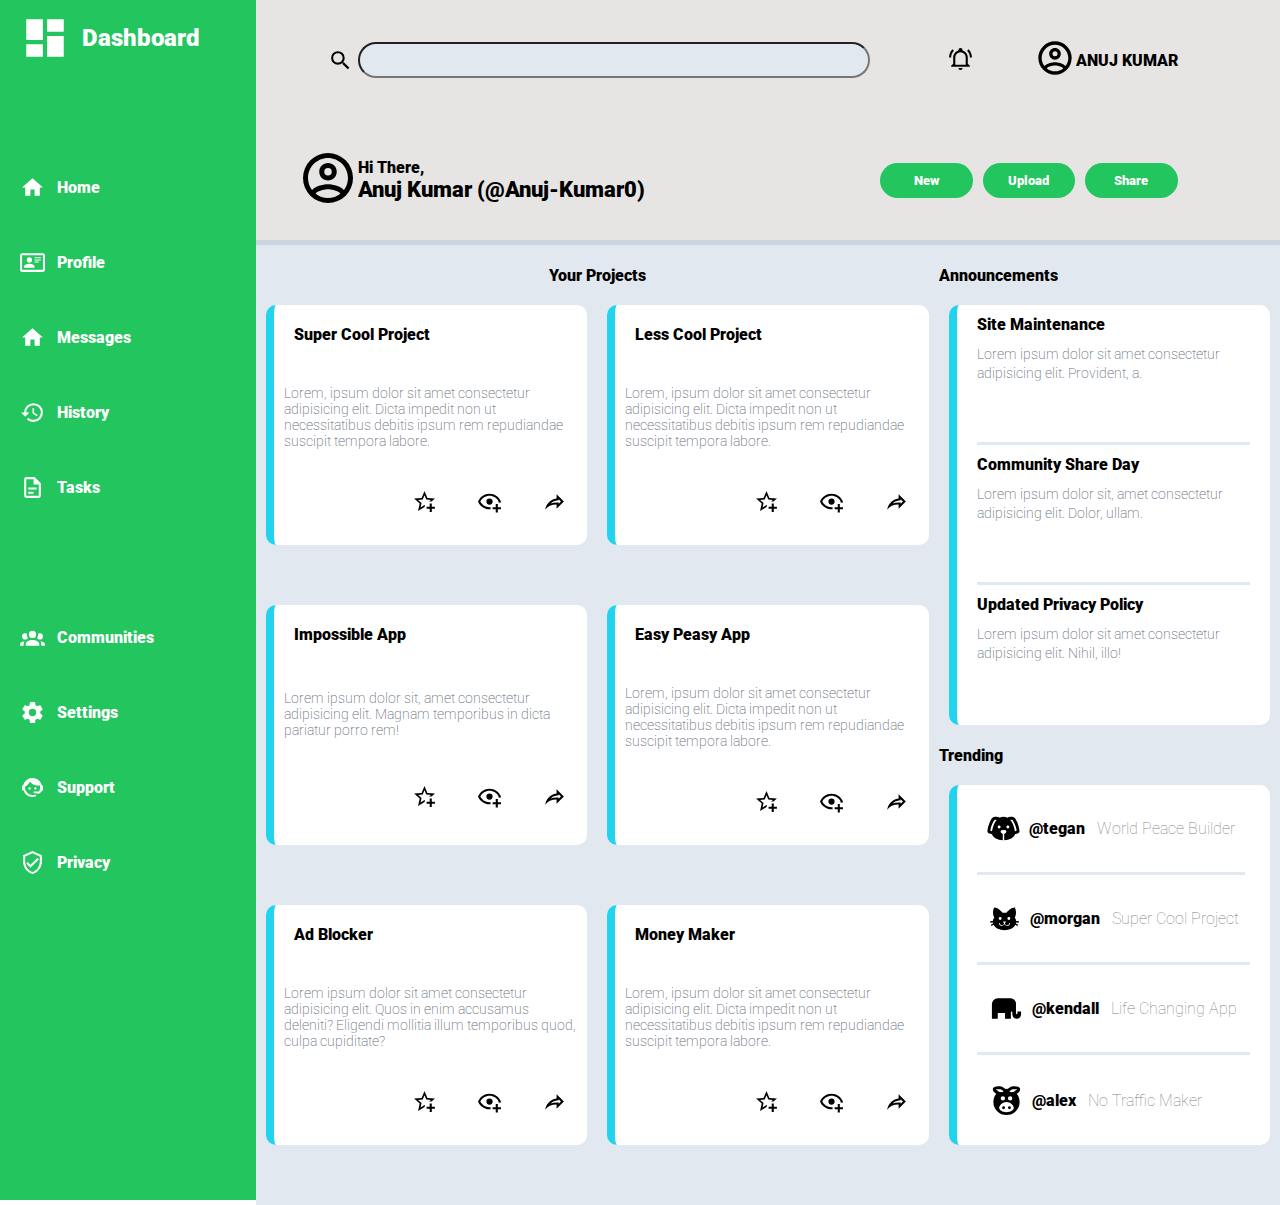
<file: index.html>
<!DOCTYPE html>
<html lang="en">
<head>
    <meta charset="UTF-8">
    <meta name="viewport" content="width=device-width, initial-scale=1.0">
    <title>Admin Dashboard</title>
</head>
<body>
    <div id="main-grid-container">
        <div id="sidebar">
            <div class="dashboard sidebar-icons">
            <svg xmlns="http://www.w3.org/2000/svg" viewBox="0 0 24 24" min-width="10" width="50" height="50"><title>Dashboard</title><path fill="#fff" d="M13,3V9H21V3M13,21H21V11H13M3,21H11V15H3M3,13H11V3H3V13Z" /></svg><span style="color: #fff;">&nbsp;&nbsp;Dashboard</span>
        </div>
        
        <div class="home">
            <a class="sidebar-icons" href="https://www.example.com"><svg xmlns="http://www.w3.org/2000/svg" viewBox="0 0 24 24" width="25" height="25"><title>Home</title><path path fill="#fff" d="M10,20V14H14V20H19V12H22L12,3L2,12H5V20H10Z" /></svg><span>&nbsp;&nbsp;&nbsp;Home</span></a>
        </div>

        <div class="profile">
            <a class="sidebar-icons" href="https://www.example.com"><svg xmlns="http://www.w3.org/2000/svg" viewBox="0 0 24 24" width="25" height="25"><title>Profile</title><path path fill="#fff" d="M22,3H2C0.91,3.04 0.04,3.91 0,5V19C0.04,20.09 0.91,20.96 2,21H22C23.09,20.96 23.96,20.09 24,19V5C23.96,3.91 23.09,3.04 22,3M22,19H2V5H22V19M14,17V15.75C14,14.09 10.66,13.25 9,13.25C7.34,13.25 4,14.09 4,15.75V17H14M9,7A2.5,2.5 0 0,0 6.5,9.5A2.5,2.5 0 0,0 9,12A2.5,2.5 0 0,0 11.5,9.5A2.5,2.5 0 0,0 9,7M14,7V8H20V7H14M14,9V10H20V9H14M14,11V12H18V11H14" /></svg><span>&nbsp;&nbsp;&nbsp;Profile</span></a>
        </div>

        <div class="messages">
            <a class="sidebar-icons" href="https://www.example.com"><svg xmlns="http://www.w3.org/2000/svg" viewBox="0 0 24 24" width="25" height="25"><title>Messages</title><path path fill="#fff" d="M10,20V14H14V20H19V12H22L12,3L2,12H5V20H10Z" /></svg><span>&nbsp;&nbsp;&nbsp;Messages</span></a>
        </div>

        <div class="history">
            <a class="sidebar-icons" href="https://www.example.com"><svg xmlns="http://www.w3.org/2000/svg" viewBox="0 0 24 24" width="25" height="25"><title>History</title><path path fill="#fff" d="M13.5,8H12V13L16.28,15.54L17,14.33L13.5,12.25V8M13,3A9,9 0 0,0 4,12H1L4.96,16.03L9,12H6A7,7 0 0,1 13,5A7,7 0 0,1 20,12A7,7 0 0,1 13,19C11.07,19 9.32,18.21 8.06,16.94L6.64,18.36C8.27,20 10.5,21 13,21A9,9 0 0,0 22,12A9,9 0 0,0 13,3" /></svg><span>&nbsp;&nbsp;&nbsp;History</span></a>
        </div>

        <div class="tasks">
            <a class="sidebar-icons" href="https://www.example.com"><svg xmlns="http://www.w3.org/2000/svg" viewBox="0 0 24 24" width="25" height="25"><title>Tasks</title><path path fill="#fff" d="M6,2A2,2 0 0,0 4,4V20A2,2 0 0,0 6,22H18A2,2 0 0,0 20,20V8L14,2H6M6,4H13V9H18V20H6V4M8,12V14H16V12H8M8,16V18H13V16H8Z" /></svg><span>&nbsp;&nbsp;&nbsp;Tasks</span></a>
        </div>

        <div class="communities">
            <a class="sidebar-icons" href="https://www.example.com"><svg xmlns="http://www.w3.org/2000/svg" viewBox="0 0 24 24" width="25" height="25"><title>Communities</title><path path fill="#fff" d="M12,5.5A3.5,3.5 0 0,1 15.5,9A3.5,3.5 0 0,1 12,12.5A3.5,3.5 0 0,1 8.5,9A3.5,3.5 0 0,1 12,5.5M5,8C5.56,8 6.08,8.15 6.53,8.42C6.38,9.85 6.8,11.27 7.66,12.38C7.16,13.34 6.16,14 5,14A3,3 0 0,1 2,11A3,3 0 0,1 5,8M19,8A3,3 0 0,1 22,11A3,3 0 0,1 19,14C17.84,14 16.84,13.34 16.34,12.38C17.2,11.27 17.62,9.85 17.47,8.42C17.92,8.15 18.44,8 19,8M5.5,18.25C5.5,16.18 8.41,14.5 12,14.5C15.59,14.5 18.5,16.18 18.5,18.25V20H5.5V18.25M0,20V18.5C0,17.11 1.89,15.94 4.45,15.6C3.86,16.28 3.5,17.22 3.5,18.25V20H0M24,20H20.5V18.25C20.5,17.22 20.14,16.28 19.55,15.6C22.11,15.94 24,17.11 24,18.5V20Z" /></svg><span>&nbsp;&nbsp;&nbsp;Communities</span></a>
        </div>

        <div class="settings">
            <a class="sidebar-icons" href="https://www.example.com"><svg xmlns="http://www.w3.org/2000/svg" viewBox="0 0 24 24" width="25" height="25"><title>Settings</title><path path fill="#fff" d="M12,15.5A3.5,3.5 0 0,1 8.5,12A3.5,3.5 0 0,1 12,8.5A3.5,3.5 0 0,1 15.5,12A3.5,3.5 0 0,1 12,15.5M19.43,12.97C19.47,12.65 19.5,12.33 19.5,12C19.5,11.67 19.47,11.34 19.43,11L21.54,9.37C21.73,9.22 21.78,8.95 21.66,8.73L19.66,5.27C19.54,5.05 19.27,4.96 19.05,5.05L16.56,6.05C16.04,5.66 15.5,5.32 14.87,5.07L14.5,2.42C14.46,2.18 14.25,2 14,2H10C9.75,2 9.54,2.18 9.5,2.42L9.13,5.07C8.5,5.32 7.96,5.66 7.44,6.05L4.95,5.05C4.73,4.96 4.46,5.05 4.34,5.27L2.34,8.73C2.21,8.95 2.27,9.22 2.46,9.37L4.57,11C4.53,11.34 4.5,11.67 4.5,12C4.5,12.33 4.53,12.65 4.57,12.97L2.46,14.63C2.27,14.78 2.21,15.05 2.34,15.27L4.34,18.73C4.46,18.95 4.73,19.03 4.95,18.95L7.44,17.94C7.96,18.34 8.5,18.68 9.13,18.93L9.5,21.58C9.54,21.82 9.75,22 10,22H14C14.25,22 14.46,21.82 14.5,21.58L14.87,18.93C15.5,18.67 16.04,18.34 16.56,17.94L19.05,18.95C19.27,19.03 19.54,18.95 19.66,18.73L21.66,15.27C21.78,15.05 21.73,14.78 21.54,14.63L19.43,12.97Z" /></svg><span>&nbsp;&nbsp;&nbsp;Settings</span></a>
        </div>

        <div class="support">
            <a class="sidebar-icons" href="https://www.example.com"><svg xmlns="http://www.w3.org/2000/svg" viewBox="0 0 24 24" width="25" height="25"><title>Support</title><path path fill="#fff" d="M18.72,14.76C19.07,13.91 19.26,13 19.26,12C19.26,11.28 19.15,10.59 18.96,9.95C18.31,10.1 17.63,10.18 16.92,10.18C13.86,10.18 11.15,8.67 9.5,6.34C8.61,8.5 6.91,10.26 4.77,11.22C4.73,11.47 4.73,11.74 4.73,12A7.27,7.27 0 0,0 12,19.27C13.05,19.27 14.06,19.04 14.97,18.63C15.54,19.72 15.8,20.26 15.78,20.26C14.14,20.81 12.87,21.08 12,21.08C9.58,21.08 7.27,20.13 5.57,18.42C4.53,17.38 3.76,16.11 3.33,14.73H2V10.18H3.09C3.93,6.04 7.6,2.92 12,2.92C14.4,2.92 16.71,3.87 18.42,5.58C19.69,6.84 20.54,8.45 20.89,10.18H22V14.67H22V14.69L22,14.73H21.94L18.38,18L13.08,17.4V15.73H17.91L18.72,14.76M9.27,11.77C9.57,11.77 9.86,11.89 10.07,12.11C10.28,12.32 10.4,12.61 10.4,12.91C10.4,13.21 10.28,13.5 10.07,13.71C9.86,13.92 9.57,14.04 9.27,14.04C8.64,14.04 8.13,13.54 8.13,12.91C8.13,12.28 8.64,11.77 9.27,11.77M14.72,11.77C15.35,11.77 15.85,12.28 15.85,12.91C15.85,13.54 15.35,14.04 14.72,14.04C14.09,14.04 13.58,13.54 13.58,12.91A1.14,1.14 0 0,1 14.72,11.77Z" /></svg><span>&nbsp;&nbsp;&nbsp;Support</span></a>
        </div>

        <div class="privacy">
            <a class="sidebar-icons" href="https://www.example.com"><svg xmlns="http://www.w3.org/2000/svg" viewBox="0 0 24 24" width="25" height="25"><title>Privacy</title><path path fill="#fff" d="M21,11C21,16.55 17.16,21.74 12,23C6.84,21.74 3,16.55 3,11V5L12,1L21,5V11M12,21C15.75,20 19,15.54 19,11.22V6.3L12,3.18L5,6.3V11.22C5,15.54 8.25,20 12,21M10,17L6,13L7.41,11.59L10,14.17L16.59,7.58L18,9" /></svg><span?>&nbsp;&nbsp;&nbsp;Privacy</span></a>
            </div>
    </div>
        <div id="header">
                <span id="search-icon"><svg xmlns="http://www.w3.org/2000/svg" viewBox="0 0 24 24" width="25" height="25"><title>Search</title><path d="M9.5,3A6.5,6.5 0 0,1 16,9.5C16,11.11 15.41,12.59 14.44,13.73L14.71,14H15.5L20.5,19L19,20.5L14,15.5V14.71L13.73,14.44C12.59,15.41 11.11,16 9.5,16A6.5,6.5 0 0,1 3,9.5A6.5,6.5 0 0,1 9.5,3M9.5,5C7,5 5,7 5,9.5C5,12 7,14 9.5,14C12,14 14,12 14,9.5C14,7 12,5 9.5,5Z" /></svg></span>
                <input type="text" name="search-bar" id="search-bar">
                <span id="notification"><a href="https://www.example.com"><svg xmlns="http://www.w3.org/2000/svg" viewBox="0 0 24 24" height="25" width="25"><title>Notification</title><path d="M10,21H14A2,2 0 0,1 12,23A2,2 0 0,1 10,21M21,19V20H3V19L5,17V11C5,7.9 7.03,5.17 10,4.29C10,4.19 10,4.1 10,4A2,2 0 0,1 12,2A2,2 0 0,1 14,4C14,4.1 14,4.19 14,4.29C16.97,5.17 19,7.9 19,11V17L21,19M17,11A5,5 0 0,0 12,6A5,5 0 0,0 7,11V18H17V11M19.75,3.19L18.33,4.61C20.04,6.3 21,8.6 21,11H23C23,8.07 21.84,5.25 19.75,3.19M1,11H3C3,8.6 3.96,6.3 5.67,4.61L4.25,3.19C2.16,5.25 1,8.07 1,11Z" /></svg></a></span>
                <span class="github" id="account"><a href="https://github.com/Anuj-Kumar0"><svg xmlns="http://www.w3.org/2000/svg" viewBox="0 0 24 24" height="40" width="40"><title>Account</title><path d="M12,2A10,10 0 0,0 2,12A10,10 0 0,0 12,22A10,10 0 0,0 22,12A10,10 0 0,0 12,2M7.07,18.28C7.5,17.38 10.12,16.5 12,16.5C13.88,16.5 16.5,17.38 16.93,18.28C15.57,19.36 13.86,20 12,20C10.14,20 8.43,19.36 7.07,18.28M18.36,16.83C16.93,15.09 13.46,14.5 12,14.5C10.54,14.5 7.07,15.09 5.64,16.83C4.62,15.5 4,13.82 4,12C4,7.59 7.59,4 12,4C16.41,4 20,7.59 20,12C20,13.82 19.38,15.5 18.36,16.83M12,6C10.06,6 8.5,7.56 8.5,9.5C8.5,11.44 10.06,13 12,13C13.94,13 15.5,11.44 15.5,9.5C15.5,7.56 13.94,6 12,6M12,11A1.5,1.5 0 0,1 10.5,9.5A1.5,1.5 0 0,1 12,8A1.5,1.5 0 0,1 13.5,9.5A1.5,1.5 0 0,1 12,11Z" /></svg></a></span>
                <span class="github" id="name"><a href="https://github.com/Anuj-Kumar0">ANUJ KUMAR</a></span>
<!-- Second Row -->
                <span class="github" id="second-row-account"><a href="https://github.com/Anuj-Kumar0"><svg xmlns="http://www.w3.org/2000/svg" viewBox="0 0 24 24" height="60" width="60"><title>Account</title><path d="M12,2A10,10 0 0,0 2,12A10,10 0 0,0 12,22A10,10 0 0,0 22,12A10,10 0 0,0 12,2M7.07,18.28C7.5,17.38 10.12,16.5 12,16.5C13.88,16.5 16.5,17.38 16.93,18.28C15.57,19.36 13.86,20 12,20C10.14,20 8.43,19.36 7.07,18.28M18.36,16.83C16.93,15.09 13.46,14.5 12,14.5C10.54,14.5 7.07,15.09 5.64,16.83C4.62,15.5 4,13.82 4,12C4,7.59 7.59,4 12,4C16.41,4 20,7.59 20,12C20,13.82 19.38,15.5 18.36,16.83M12,6C10.06,6 8.5,7.56 8.5,9.5C8.5,11.44 10.06,13 12,13C13.94,13 15.5,11.44 15.5,9.5C15.5,7.56 13.94,6 12,6M12,11A1.5,1.5 0 0,1 10.5,9.5A1.5,1.5 0 0,1 12,8A1.5,1.5 0 0,1 13.5,9.5A1.5,1.5 0 0,1 12,11Z" /></svg></a></span>

                <a id="intro" href="https://github.com/Anuj-Kumar0"><span id="small">Hi There,<span id="big">Anuj Kumar (@Anuj-Kumar0)</></span></a>

                <button id="first-button" class="buttons">New</button>
                <button id="second-button" class="buttons">Upload</button>
                <button id="third-button" class="buttons">Share</button>
        </div>
        <div id="main-content">
            <div>
                <span>Your Projects</span>
                <span>Announcements</span>
                <span>Trending</span>
                <div class="cards Super"><p class="cards-para">Super Cool Project</p><span>Lorem, ipsum dolor sit amet consectetur adipisicing elit. Dicta impedit non ut necessitatibus debitis ipsum rem repudiandae suscipit tempora labore.</span>
                <main>
                    <svg xmlns="http://www.w3.org/2000/svg" viewBox="0 0 24 24" width="25" height="25"><title>Add To Favorites</title><path d="M5.8 21L7.4 14L2 9.2L9.2 8.6L12 2L14.8 8.6L22 9.2L18.8 12H18C17.3 12 16.6 12.1 15.9 12.4L18.1 10.5L13.7 10.1L12 6.1L10.3 10.1L5.9 10.5L9.2 13.4L8.2 17.7L12 15.4L12.5 15.7C12.3 16.2 12.1 16.8 12.1 17.3L5.8 21M17 14V17H14V19H17V22H19V19H22V17H19V14H17Z" /></svg>

                    <svg xmlns="http://www.w3.org/2000/svg" viewBox="0 0 24 24" width="25" height="25"><title>Add To Preview List</title><path d="M12,4.5C7,4.5 2.73,7.61 1,12C2.73,16.39 7,19.5 12,19.5C12.36,19.5 12.72,19.5 13.08,19.45C13.03,19.13 13,18.82 13,18.5C13,18.14 13.04,17.78 13.1,17.42C12.74,17.46 12.37,17.5 12,17.5C8.24,17.5 4.83,15.36 3.18,12C4.83,8.64 8.24,6.5 12,6.5C15.76,6.5 19.17,8.64 20.82,12C20.7,12.24 20.56,12.45 20.43,12.68C21.09,12.84 21.72,13.11 22.29,13.5C22.56,13 22.8,12.5 23,12C21.27,7.61 17,4.5 12,4.5M12,9A3,3 0 0,0 9,12A3,3 0 0,0 12,15A3,3 0 0,0 15,12A3,3 0 0,0 12,9M18,14.5V17.5H15V19.5H18V22.5H20V19.5H23V17.5H20V14.5H18Z" /></svg>

                    <svg xmlns="http://www.w3.org/2000/svg" viewBox="0 0 24 24" width="25" height="25"><title>Share</title><path d="M14,5V9C7,10 4,15 3,20C5.5,16.5 9,14.9 14,14.9V19L21,12L14,5M16,9.83L18.17,12L16,14.17V12.9H14C11.93,12.9 10.07,13.28 8.34,13.85C9.74,12.46 11.54,11.37 14.28,11L16,10.73V9.83Z" /></svg>

                </main>
                </div>
                <div class="cards Less"><p>Less Cool Project</p><span>Lorem, ipsum dolor sit amet consectetur adipisicing elit. Dicta impedit non ut necessitatibus debitis ipsum rem repudiandae suscipit tempora labore.</span>
                    <main>
                        <svg xmlns="http://www.w3.org/2000/svg" viewBox="0 0 24 24" width="25" height="25"><title>Add To Favorites</title><path d="M5.8 21L7.4 14L2 9.2L9.2 8.6L12 2L14.8 8.6L22 9.2L18.8 12H18C17.3 12 16.6 12.1 15.9 12.4L18.1 10.5L13.7 10.1L12 6.1L10.3 10.1L5.9 10.5L9.2 13.4L8.2 17.7L12 15.4L12.5 15.7C12.3 16.2 12.1 16.8 12.1 17.3L5.8 21M17 14V17H14V19H17V22H19V19H22V17H19V14H17Z" /></svg>
    
                        <svg xmlns="http://www.w3.org/2000/svg" viewBox="0 0 24 24" width="25" height="25"><title>Add To Preview List</title><path d="M12,4.5C7,4.5 2.73,7.61 1,12C2.73,16.39 7,19.5 12,19.5C12.36,19.5 12.72,19.5 13.08,19.45C13.03,19.13 13,18.82 13,18.5C13,18.14 13.04,17.78 13.1,17.42C12.74,17.46 12.37,17.5 12,17.5C8.24,17.5 4.83,15.36 3.18,12C4.83,8.64 8.24,6.5 12,6.5C15.76,6.5 19.17,8.64 20.82,12C20.7,12.24 20.56,12.45 20.43,12.68C21.09,12.84 21.72,13.11 22.29,13.5C22.56,13 22.8,12.5 23,12C21.27,7.61 17,4.5 12,4.5M12,9A3,3 0 0,0 9,12A3,3 0 0,0 12,15A3,3 0 0,0 15,12A3,3 0 0,0 12,9M18,14.5V17.5H15V19.5H18V22.5H20V19.5H23V17.5H20V14.5H18Z" /></svg>
    
                        <svg xmlns="http://www.w3.org/2000/svg" viewBox="0 0 24 24" width="25" height="25"><title>Share</title><path d="M14,5V9C7,10 4,15 3,20C5.5,16.5 9,14.9 14,14.9V19L21,12L14,5M16,9.83L18.17,12L16,14.17V12.9H14C11.93,12.9 10.07,13.28 8.34,13.85C9.74,12.46 11.54,11.37 14.28,11L16,10.73V9.83Z" /></svg>
    
                    </main>
                </div>
                <div class="cards Site">
                <div class="site-margin  site-margin-border"><pre>Site Maintenance</pre><span>Lorem ipsum dolor sit amet consectetur adipisicing elit. Provident, a.</span></div>
                <div class="site-margin site-margin-border"><pre>Community Share Day</pre><span>Lorem ipsum dolor sit, amet consectetur adipisicing elit. Dolor, ullam.</span></div>
                <div class="site-margin"><pre>Updated Privacy Policy</pre><span>Lorem ipsum dolor sit amet consectetur adipisicing elit. Nihil, illo!</span></div>
            </div>
                <div class="cards Impossible"><p>Impossible App</p><span>Lorem ipsum dolor sit, amet consectetur adipisicing elit. Magnam temporibus in dicta pariatur porro rem!</span>
                    <main>
                        <svg xmlns="http://www.w3.org/2000/svg" viewBox="0 0 24 24" width="25" height="25"><title>Add To Favorites</title><path d="M5.8 21L7.4 14L2 9.2L9.2 8.6L12 2L14.8 8.6L22 9.2L18.8 12H18C17.3 12 16.6 12.1 15.9 12.4L18.1 10.5L13.7 10.1L12 6.1L10.3 10.1L5.9 10.5L9.2 13.4L8.2 17.7L12 15.4L12.5 15.7C12.3 16.2 12.1 16.8 12.1 17.3L5.8 21M17 14V17H14V19H17V22H19V19H22V17H19V14H17Z" /></svg>
    
                        <svg xmlns="http://www.w3.org/2000/svg" viewBox="0 0 24 24" width="25" height="25"><title>Add To Preview List</title><path d="M12,4.5C7,4.5 2.73,7.61 1,12C2.73,16.39 7,19.5 12,19.5C12.36,19.5 12.72,19.5 13.08,19.45C13.03,19.13 13,18.82 13,18.5C13,18.14 13.04,17.78 13.1,17.42C12.74,17.46 12.37,17.5 12,17.5C8.24,17.5 4.83,15.36 3.18,12C4.83,8.64 8.24,6.5 12,6.5C15.76,6.5 19.17,8.64 20.82,12C20.7,12.24 20.56,12.45 20.43,12.68C21.09,12.84 21.72,13.11 22.29,13.5C22.56,13 22.8,12.5 23,12C21.27,7.61 17,4.5 12,4.5M12,9A3,3 0 0,0 9,12A3,3 0 0,0 12,15A3,3 0 0,0 15,12A3,3 0 0,0 12,9M18,14.5V17.5H15V19.5H18V22.5H20V19.5H23V17.5H20V14.5H18Z" /></svg>
    
                        <svg xmlns="http://www.w3.org/2000/svg" viewBox="0 0 24 24" width="25" height="25"><title>Share</title><path d="M14,5V9C7,10 4,15 3,20C5.5,16.5 9,14.9 14,14.9V19L21,12L14,5M16,9.83L18.17,12L16,14.17V12.9H14C11.93,12.9 10.07,13.28 8.34,13.85C9.74,12.46 11.54,11.37 14.28,11L16,10.73V9.83Z" /></svg>
    
                    </main>
                </div>
                <div class="cards Easy"><p>Easy Peasy App</p><span>Lorem, ipsum dolor sit amet consectetur adipisicing elit. Dicta impedit non ut necessitatibus debitis ipsum rem repudiandae suscipit tempora labore.</span>
                    <main>
                        <svg xmlns="http://www.w3.org/2000/svg" viewBox="0 0 24 24" width="25" height="25"><title>Add To Favorites</title><path d="M5.8 21L7.4 14L2 9.2L9.2 8.6L12 2L14.8 8.6L22 9.2L18.8 12H18C17.3 12 16.6 12.1 15.9 12.4L18.1 10.5L13.7 10.1L12 6.1L10.3 10.1L5.9 10.5L9.2 13.4L8.2 17.7L12 15.4L12.5 15.7C12.3 16.2 12.1 16.8 12.1 17.3L5.8 21M17 14V17H14V19H17V22H19V19H22V17H19V14H17Z" /></svg>
    
                        <svg xmlns="http://www.w3.org/2000/svg" viewBox="0 0 24 24" width="25" height="25"><title>Add To Preview List</title><path d="M12,4.5C7,4.5 2.73,7.61 1,12C2.73,16.39 7,19.5 12,19.5C12.36,19.5 12.72,19.5 13.08,19.45C13.03,19.13 13,18.82 13,18.5C13,18.14 13.04,17.78 13.1,17.42C12.74,17.46 12.37,17.5 12,17.5C8.24,17.5 4.83,15.36 3.18,12C4.83,8.64 8.24,6.5 12,6.5C15.76,6.5 19.17,8.64 20.82,12C20.7,12.24 20.56,12.45 20.43,12.68C21.09,12.84 21.72,13.11 22.29,13.5C22.56,13 22.8,12.5 23,12C21.27,7.61 17,4.5 12,4.5M12,9A3,3 0 0,0 9,12A3,3 0 0,0 12,15A3,3 0 0,0 15,12A3,3 0 0,0 12,9M18,14.5V17.5H15V19.5H18V22.5H20V19.5H23V17.5H20V14.5H18Z" /></svg>
    
                        <svg xmlns="http://www.w3.org/2000/svg" viewBox="0 0 24 24" width="25" height="25"><title>Share</title><path d="M14,5V9C7,10 4,15 3,20C5.5,16.5 9,14.9 14,14.9V19L21,12L14,5M16,9.83L18.17,12L16,14.17V12.9H14C11.93,12.9 10.07,13.28 8.34,13.85C9.74,12.46 11.54,11.37 14.28,11L16,10.73V9.83Z" /></svg>
    
                    </main>
                </div>
                <div class="cards Tegan">
                    <div class="tegan-grid">
                        <div class="tegan-grid-items" id="tegan-first"><svg xmlns="http://www.w3.org/2000/svg" viewBox="0 0 24 24" width="35" height="35"><title>tegan</title><path d="M18,4C16.29,4 15.25,4.33 14.65,4.61C13.88,4.23 13,4 12,4C11,4 10.12,4.23 9.35,4.61C8.75,4.33 7.71,4 6,4C3,4 1,12 1,14C1,14.83 2.32,15.59 4.14,15.9C4.78,18.14 7.8,19.85 11.5,20V15.72C10.91,15.35 10,14.68 10,14C10,13 12,13 12,13C12,13 14,13 14,14C14,14.68 13.09,15.35 12.5,15.72V20C16.2,19.85 19.22,18.14 19.86,15.9C21.68,15.59 23,14.83 23,14C23,12 21,4 18,4M4.15,13.87C3.65,13.75 3.26,13.61 3,13.5C3.25,10.73 5.2,6.4 6.05,6C6.59,6 7,6.06 7.37,6.11C5.27,8.42 4.44,12.04 4.15,13.87M9,12A1,1 0 0,1 8,11C8,10.46 8.45,10 9,10A1,1 0 0,1 10,11C10,11.56 9.55,12 9,12M15,12A1,1 0 0,1 14,11C14,10.46 14.45,10 15,10A1,1 0 0,1 16,11C16,11.56 15.55,12 15,12M19.85,13.87C19.56,12.04 18.73,8.42 16.63,6.11C17,6.06 17.41,6 17.95,6C18.8,6.4 20.75,10.73 21,13.5C20.75,13.61 20.36,13.75 19.85,13.87Z" /></svg>
                        <span class="user-info user-first">&nbsp;&nbsp;@tegan</span>
                        <span class="user-info user-first user">&nbsp;&nbsp;&nbsp;World Peace Builder</span>
                        </div>
                        <div class="tegan-grid-items" id="tegan-second"><svg xmlns="http://www.w3.org/2000/svg" viewBox="0 0 24 24" width="35" height="35"><title>morgan</title><path d="M12,8L10.67,8.09C9.81,7.07 7.4,4.5 5,4.5C5,4.5 3.03,7.46 4.96,11.41C4.41,12.24 4.07,12.67 4,13.66L2.07,13.95L2.28,14.93L4.04,14.67L4.18,15.38L2.61,16.32L3.08,17.21L4.53,16.32C5.68,18.76 8.59,20 12,20C15.41,20 18.32,18.76 19.47,16.32L20.92,17.21L21.39,16.32L19.82,15.38L19.96,14.67L21.72,14.93L21.93,13.95L20,13.66C19.93,12.67 19.59,12.24 19.04,11.41C20.97,7.46 19,4.5 19,4.5C16.6,4.5 14.19,7.07 13.33,8.09L12,8M9,11A1,1 0 0,1 10,12A1,1 0 0,1 9,13A1,1 0 0,1 8,12A1,1 0 0,1 9,11M15,11A1,1 0 0,1 16,12A1,1 0 0,1 15,13A1,1 0 0,1 14,12A1,1 0 0,1 15,11M11,14H13L12.3,15.39C12.5,16.03 13.06,16.5 13.75,16.5A1.5,1.5 0 0,0 15.25,15H15.75A2,2 0 0,1 13.75,17C13,17 12.35,16.59 12,16V16H12C11.65,16.59 11,17 10.25,17A2,2 0 0,1 8.25,15H8.75A1.5,1.5 0 0,0 10.25,16.5C10.94,16.5 11.5,16.03 11.7,15.39L11,14Z" /></svg>
                            <span class="user-info user-second">&nbsp;&nbsp;@morgan</span>
                            <span class="user-info user-second user">&nbsp;&nbsp;&nbsp;Super Cool Project</span>
                        </div>
                        <div class="tegan-grid-items" id="tegan-third"><svg xmlns="http://www.w3.org/2000/svg" viewBox="0 0 24 24" width="35" height="35"><title>kendall</title><path d="M19.5,15.5A0.5,0.5 0 0,1 19,16A0.5,0.5 0 0,1 18.5,15.5V8.5C18.5,6.57 16.43,5 14.5,5H6A4,4 0 0,0 2,9V19H6V15H11V19H15V14.5A0.5,0.5 0 0,1 15.5,14A0.5,0.5 0 0,1 16,14.5V16A3,3 0 0,0 19,19A3,3 0 0,0 22,16V14H19.5V15.5Z" /></svg>
                            <span class="user-info user-third">&nbsp;&nbsp;@kendall</span>
                            <span class="user-info user-third user">&nbsp;&nbsp;&nbsp;Life Changing App</span>         
                        </div>
                        <div class="tegan-grid-items" id="tegan-fourth"><svg xmlns="http://www.w3.org/2000/svg" viewBox="0 0 24 24" width="35" height="35"><title>alex</title><path d="M9.5,9A1.5,1.5 0 0,0 8,10.5A1.5,1.5 0 0,0 9.5,12A1.5,1.5 0 0,0 11,10.5A1.5,1.5 0 0,0 9.5,9M14.5,9A1.5,1.5 0 0,0 13,10.5A1.5,1.5 0 0,0 14.5,12A1.5,1.5 0 0,0 16,10.5A1.5,1.5 0 0,0 14.5,9M12,4L12.68,4.03C13.62,3.24 14.82,2.59 15.72,2.35C17.59,1.85 20.88,2.23 21.31,3.83C21.62,5 20.6,6.45 19.03,7.38C20.26,8.92 21,10.87 21,13A9,9 0 0,1 12,22A9,9 0 0,1 3,13C3,10.87 3.74,8.92 4.97,7.38C3.4,6.45 2.38,5 2.69,3.83C3.12,2.23 6.41,1.85 8.28,2.35C9.18,2.59 10.38,3.24 11.32,4.03L12,4M10,16A1,1 0 0,1 11,17A1,1 0 0,1 10,18A1,1 0 0,1 9,17A1,1 0 0,1 10,16M14,16A1,1 0 0,1 15,17A1,1 0 0,1 14,18A1,1 0 0,1 13,17A1,1 0 0,1 14,16M12,13C9.24,13 7,15.34 7,17C7,18.66 9.24,20 12,20C14.76,20 17,18.66 17,17C17,15.34 14.76,13 12,13M7.76,4.28C7.31,4.16 4.59,4.35 4.59,4.35C4.59,4.35 6.8,6.1 7.24,6.22C7.69,6.34 9.77,6.43 9.91,5.9C10.06,5.36 8.2,4.4 7.76,4.28M16.24,4.28C15.8,4.4 13.94,5.36 14.09,5.9C14.23,6.43 16.31,6.34 16.76,6.22C17.2,6.1 19.41,4.35 19.41,4.35C19.41,4.35 16.69,4.16 16.24,4.28Z" /></svg>
                            <span class="user-info user-fourth">&nbsp;&nbsp;@alex</span>
                            <span class="user-info user-fourth user">&nbsp;&nbsp;&nbsp;No Traffic Maker</span>
                      
                        </div>
                    </div>
                </div>
                <div class="cards Ad"><p>Ad Blocker</p><span>Lorem ipsum dolor sit amet consectetur adipisicing elit. Quos in enim accusamus deleniti? Eligendi mollitia illum temporibus quod, culpa cupiditate?</span>
                    <main>
                        <svg xmlns="http://www.w3.org/2000/svg" viewBox="0 0 24 24" width="25" height="25"><title>Add To Favorites</title><path d="M5.8 21L7.4 14L2 9.2L9.2 8.6L12 2L14.8 8.6L22 9.2L18.8 12H18C17.3 12 16.6 12.1 15.9 12.4L18.1 10.5L13.7 10.1L12 6.1L10.3 10.1L5.9 10.5L9.2 13.4L8.2 17.7L12 15.4L12.5 15.7C12.3 16.2 12.1 16.8 12.1 17.3L5.8 21M17 14V17H14V19H17V22H19V19H22V17H19V14H17Z" /></svg>
    
                        <svg xmlns="http://www.w3.org/2000/svg" viewBox="0 0 24 24" width="25" height="25"><title>Add To Preview List</title><path d="M12,4.5C7,4.5 2.73,7.61 1,12C2.73,16.39 7,19.5 12,19.5C12.36,19.5 12.72,19.5 13.08,19.45C13.03,19.13 13,18.82 13,18.5C13,18.14 13.04,17.78 13.1,17.42C12.74,17.46 12.37,17.5 12,17.5C8.24,17.5 4.83,15.36 3.18,12C4.83,8.64 8.24,6.5 12,6.5C15.76,6.5 19.17,8.64 20.82,12C20.7,12.24 20.56,12.45 20.43,12.68C21.09,12.84 21.72,13.11 22.29,13.5C22.56,13 22.8,12.5 23,12C21.27,7.61 17,4.5 12,4.5M12,9A3,3 0 0,0 9,12A3,3 0 0,0 12,15A3,3 0 0,0 15,12A3,3 0 0,0 12,9M18,14.5V17.5H15V19.5H18V22.5H20V19.5H23V17.5H20V14.5H18Z" /></svg>
    
                        <svg xmlns="http://www.w3.org/2000/svg" viewBox="0 0 24 24" width="25" height="25"><title>Share</title><path d="M14,5V9C7,10 4,15 3,20C5.5,16.5 9,14.9 14,14.9V19L21,12L14,5M16,9.83L18.17,12L16,14.17V12.9H14C11.93,12.9 10.07,13.28 8.34,13.85C9.74,12.46 11.54,11.37 14.28,11L16,10.73V9.83Z" /></svg>
    
                    </main>
                </div>
                <div class="cards Money"><p>Money Maker</p><span>Lorem, ipsum dolor sit amet consectetur adipisicing elit. Dicta impedit non ut necessitatibus debitis ipsum rem repudiandae suscipit tempora labore.</span>
                    <main>
                        <svg xmlns="http://www.w3.org/2000/svg" viewBox="0 0 24 24" width="25" height="25"><title>Add To Favorites</title><path d="M5.8 21L7.4 14L2 9.2L9.2 8.6L12 2L14.8 8.6L22 9.2L18.8 12H18C17.3 12 16.6 12.1 15.9 12.4L18.1 10.5L13.7 10.1L12 6.1L10.3 10.1L5.9 10.5L9.2 13.4L8.2 17.7L12 15.4L12.5 15.7C12.3 16.2 12.1 16.8 12.1 17.3L5.8 21M17 14V17H14V19H17V22H19V19H22V17H19V14H17Z" /></svg>
    
                        <svg xmlns="http://www.w3.org/2000/svg" viewBox="0 0 24 24" width="25" height="25"><title>Add To Preview List</title><path d="M12,4.5C7,4.5 2.73,7.61 1,12C2.73,16.39 7,19.5 12,19.5C12.36,19.5 12.72,19.5 13.08,19.45C13.03,19.13 13,18.82 13,18.5C13,18.14 13.04,17.78 13.1,17.42C12.74,17.46 12.37,17.5 12,17.5C8.24,17.5 4.83,15.36 3.18,12C4.83,8.64 8.24,6.5 12,6.5C15.76,6.5 19.17,8.64 20.82,12C20.7,12.24 20.56,12.45 20.43,12.68C21.09,12.84 21.72,13.11 22.29,13.5C22.56,13 22.8,12.5 23,12C21.27,7.61 17,4.5 12,4.5M12,9A3,3 0 0,0 9,12A3,3 0 0,0 12,15A3,3 0 0,0 15,12A3,3 0 0,0 12,9M18,14.5V17.5H15V19.5H18V22.5H20V19.5H23V17.5H20V14.5H18Z" /></svg>
    
                        <svg xmlns="http://www.w3.org/2000/svg" viewBox="0 0 24 24" width="25" height="25"><title>Share</title><path d="M14,5V9C7,10 4,15 3,20C5.5,16.5 9,14.9 14,14.9V19L21,12L14,5M16,9.83L18.17,12L16,14.17V12.9H14C11.93,12.9 10.07,13.28 8.34,13.85C9.74,12.46 11.54,11.37 14.28,11L16,10.73V9.83Z" /></svg>
    
                    </main>
                </div>
            </div>
        </div>
    </div>
    <style>
        @import url("https://fonts.googleapis.com/css2?family=Metal+Mania&family=Roboto&family=Ubuntu&display=swap");

* {
  margin: 0;
  font-family: "Roboto", sans-serif;
  font-weight: 900;
}

/*Whole Page Grid*/

div#main-grid-container {
  display: grid;
  grid-template: repeat(10, minmax(50px, 1fr)) / repeat(5, minmax(160px, 1fr));
}

/*Whole Page Grid Ended*/

/*Sidebar Section*/

a {
  text-decoration: none;
  color: #fff;
}

a:hover {
  text-decoration: underline;
}

div#sidebar {
  display: grid;
  background-color: #22c55e;
  grid-template: repeat(16, minmax(75px, 1fr)) / repeat(1, minmax(50px, 1fr));
  grid-row: 1/11;
}

.sidebar-icons {
  display: flex;
  align-items: center;
  margin-left: 20px;
}

.dashboard > span {
  font-size: x-large;
}

.home {
  grid-row: 3 / 4;
  align-self: center;
}

.profile {
  grid-row: 4 / 5;
  align-self: center;
}

.messages {
  grid-row: 5 / 6;
  align-self: center;
}

.history {
  grid-row: 6 / 7;
  align-self: center;
}

.tasks {
  grid-row: 7 / 8;
  align-self: center;
}

.communities {
  grid-row: 9 / 10;
  align-self: center;
}

.settings {
  grid-row: 10/ 11;
  align-self: center;
}

.support {
  grid-row: 11 / 12;
  align-self: center;
}

.privacy {
  grid-row: 12 / 13;
  align-self: center;
}

/*Sidebar Section Ended*/

/*Header*/

div#header {
  display: grid;
  background-color: #e7e5e4;
  grid-template: repeat(2, minmax(50px, 1fr)) / repeat(10, minmax(50px, 1fr));
  justify-content: center;
  align-items: center;
  grid-row: 1/3;
  grid-column: 2/6;
}

a[href="https://github.com/Anuj-Kumar0"]
{
  color: black;
}

span#search-icon {
  margin-right: 5px;
  display: grid;
  justify-content: end;
}

span#search-bar {
  display: grid;
  justify-content: flex-start;
}

span#notification {
  grid-area: 1/7/2/8;
  justify-self: flex-end;
  align-self: center;
}

span.github {
  justify-self: flex-end;
  align-self: center;
}

#account {
  grid-area: 1/8/2/9;
}

#name {
  grid-area: 1/9/2/10;
}

input {
  grid-area: 1/2/2/7;
  height: 30px;
  border-radius: 30px;
  background-color: #e2e8f0;
}

#second-row-account {
  grid-area: 2/1/3/2;
}

#intro {
  display: grid;
  grid-area: 2/2/3/5;
  justify-content: flex-start;
  align-items: center;
}

span#big {
  display: grid;
  font-size: 22px;
}

button#first-button {
  display: grid;
  grid-area: 2/7/3/8;
  justify-content: center;
}

button#second-button {
  display: grid;
  grid-area: 2/8/3/9;
  justify-content: center;
}

button#third-button {
  display: grid;
  grid-area: 2/9/3/10;

  justify-content: center;
}
.buttons {
  border: none;
  min-width: 50px;
  max-width: 100px;
  min-height: 35px;
  max-height: 75px;
  margin-left: 10px;
  border-radius: 20px;
  background-color: #22c55e;
  align-items: center;
  cursor: pointer;
  color: #fff;
}

/*Header Section Ended*/

/*Main Content Section*/

div#main-content {
  grid-row: 3/11;
  grid-column: 2/6;
}

div#main-content > div {
  display: grid;
  width: 100%;
  height: 100%;
  background-color: #e2e8f0;
  border-top: 5px solid #cbd5e1;
  grid-template: repeat(16, minmax(50px, 1fr)) / repeat(3, minmax(160px, 1fr));
}

div#main-content > div > span:nth-child(1) {
  display: grid;
  grid-area: 1/1/2/3;
  align-items: center;
  justify-content: center;
}

div#main-content > div > span:nth-child(2) {
  display: grid;
  grid-area: 1/3/2/4;
  align-items: center;
}

div#main-content > div > span:nth-child(3) {
  display: grid;
  grid-area: 9/3/10/4;
  align-items: center;
}

div.Super {
  grid-area: 2/1/6/2;
}

div.Less {
  grid-area: 2/2/6/3;
}

div.Site {
  grid-area: 2/3/9/4;
}

div.Impossible {
  grid-area: 7/1/11/2;
}

div.Easy {
  grid-area: 7/2/11/3;
}

div.Tegan {
  grid-area: 10/3/16/4;
}

div.Impossible {
  grid-area: 7/1/11/2;
}

div.Ad {
  grid-area: 12/1/16/2;
}

div.Money {
  grid-area: 12/2/16/3;
}

div.tegan-grid {
  display: grid;
  grid-template: repeat(4, 1fr) / 1fr;
  margin-left: 20px;
  margin-right: 20px;
}

div.tegan-grid-items {
  display: flex;
  justify-content: center;
  align-items: center;
}

#tegan-first {
  margin-right: 5px;
  border-bottom: 3px solid #e2e8f0;
}

#tegan-second {
  border-bottom: 3px solid #e2e8f0;
}

#tegan-third {
  border-bottom: 3px solid #e2e8f0;
}

#tegan-fourth {
  margin-right: 35px;
}

.user {
  font-weight: 100;
  color: grey;
}

.Super,
.Less,
.Impossible,
.Easy,
.Ad,
.Money {
  display: grid;
  grid-template: 2/1;
}

main {
  display: flex;
  justify-content: flex-end;
}

main > svg {
  margin-left: 20px;
  margin-right: 20px;
  cursor: pointer;
}

div.cards.Site {
  display: grid;
  grid-template: repeat(3, minmax(50px, 1fr)) / 1fr;
}

div.site-margin {
  margin-left: 20px;
  margin-right: 20px;
}

div.site-margin-border {
  border-bottom: 3px solid #e2e8f0;
}

div.cards {
  display: grid;
  background-color: #fff;
  border-left: 8px solid #22d3ee;
  border-radius: 10px;
  margin-left: 10px;
  margin-right: 10px;
}

div.cards > p {
  margin: 20px;
}

.cards:hover {
  box-shadow: 8px 8px 6px #c4b5fd;
}

p + span {
  margin-left: 10px;
  margin-right: 10px;
  position: relative;
  bottom: 10px;
  font-size: 14px;
  font-weight: 200;
  color: #6b7280;
}

pre {
  margin: 10px auto;
}

pre + span {
  font-size: 14px;
  font-weight: 200;
  color: #6b7280;
}

    </style>
</body>
</html>
</file>
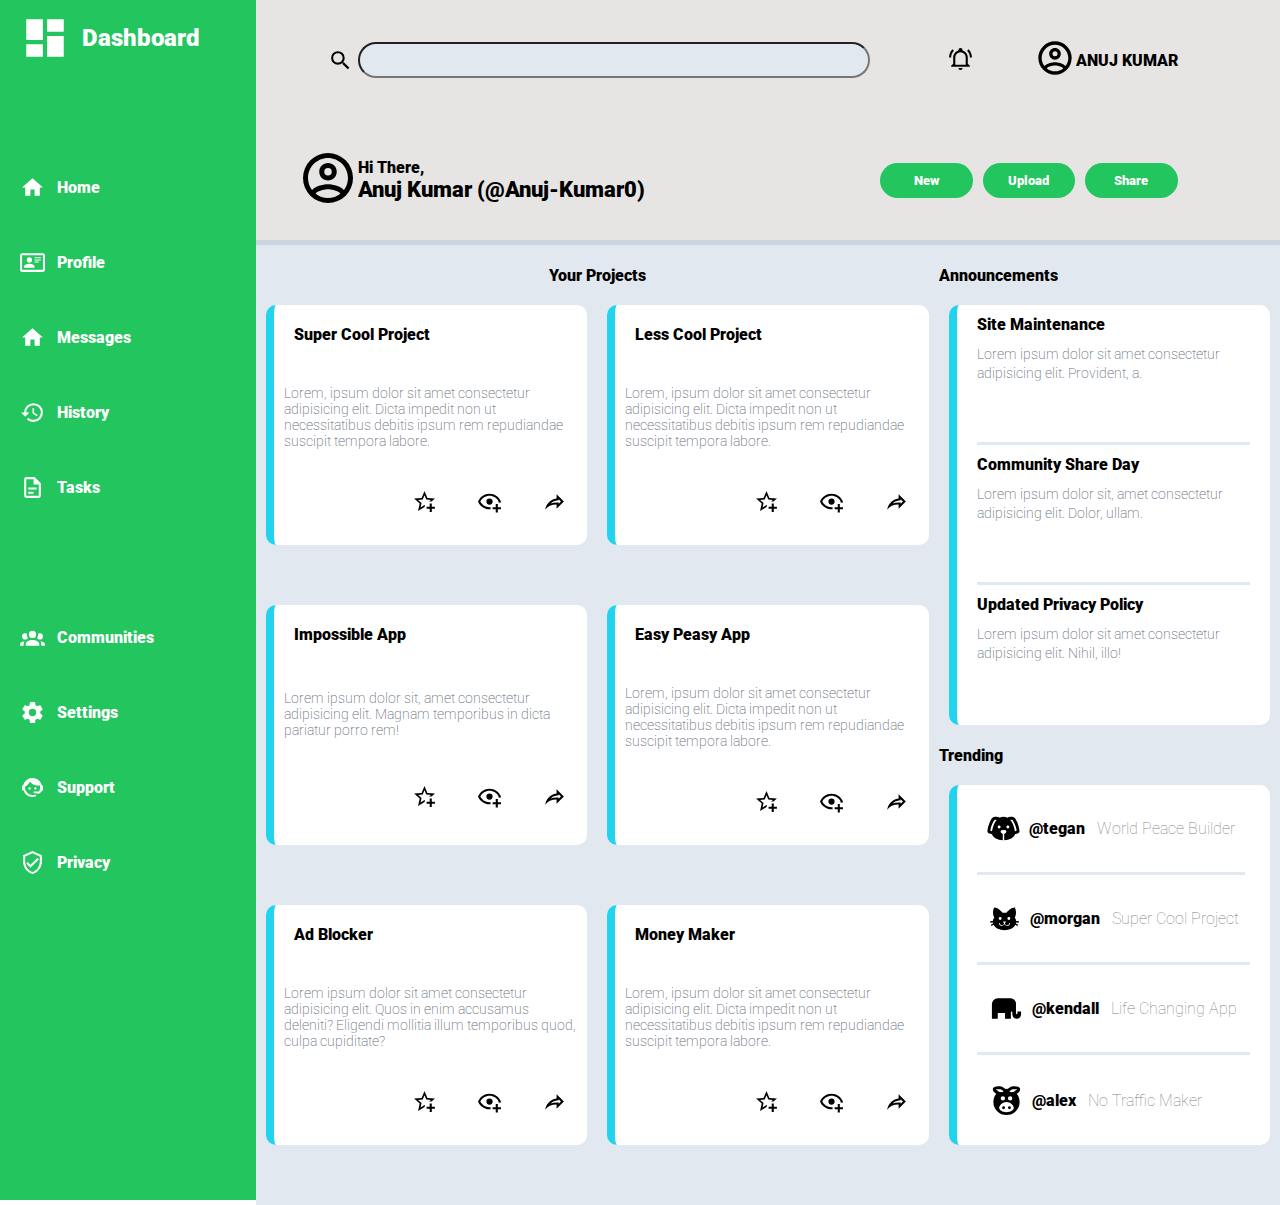
<file: Admin-Dashboard.html>
<!DOCTYPE html>
<html lang="en">
<head>
    <meta charset="UTF-8">
    <meta name="viewport" content="width=device-width, initial-scale=1.0">
    <link rel="stylesheet" href="Admin-Dashboard.css">
    <title>Admin Dashboard</title>
</head>
<body>
    <div id="main-grid-container">
        <div id="sidebar">
            <div class="dashboard sidebar-icons">
            <svg xmlns="http://www.w3.org/2000/svg" viewBox="0 0 24 24" min-width="10" width="50" height="50"><title>Dashboard</title><path fill="#fff" d="M13,3V9H21V3M13,21H21V11H13M3,21H11V15H3M3,13H11V3H3V13Z" /></svg><span style="color: #fff;">&nbsp;&nbsp;Dashboard</span>
        </div>
        
        <div class="home">
            <a class="sidebar-icons" href="https://www.example.com"><svg xmlns="http://www.w3.org/2000/svg" viewBox="0 0 24 24" width="25" height="25"><title>Home</title><path path fill="#fff" d="M10,20V14H14V20H19V12H22L12,3L2,12H5V20H10Z" /></svg><span>&nbsp;&nbsp;&nbsp;Home</span></a>
        </div>

        <div class="profile">
            <a class="sidebar-icons" href="https://www.example.com"><svg xmlns="http://www.w3.org/2000/svg" viewBox="0 0 24 24" width="25" height="25"><title>Profile</title><path path fill="#fff" d="M22,3H2C0.91,3.04 0.04,3.91 0,5V19C0.04,20.09 0.91,20.96 2,21H22C23.09,20.96 23.96,20.09 24,19V5C23.96,3.91 23.09,3.04 22,3M22,19H2V5H22V19M14,17V15.75C14,14.09 10.66,13.25 9,13.25C7.34,13.25 4,14.09 4,15.75V17H14M9,7A2.5,2.5 0 0,0 6.5,9.5A2.5,2.5 0 0,0 9,12A2.5,2.5 0 0,0 11.5,9.5A2.5,2.5 0 0,0 9,7M14,7V8H20V7H14M14,9V10H20V9H14M14,11V12H18V11H14" /></svg><span>&nbsp;&nbsp;&nbsp;Profile</span></a>
        </div>

        <div class="messages">
            <a class="sidebar-icons" href="https://www.example.com"><svg xmlns="http://www.w3.org/2000/svg" viewBox="0 0 24 24" width="25" height="25"><title>Messages</title><path path fill="#fff" d="M10,20V14H14V20H19V12H22L12,3L2,12H5V20H10Z" /></svg><span>&nbsp;&nbsp;&nbsp;Messages</span></a>
        </div>

        <div class="history">
            <a class="sidebar-icons" href="https://www.example.com"><svg xmlns="http://www.w3.org/2000/svg" viewBox="0 0 24 24" width="25" height="25"><title>History</title><path path fill="#fff" d="M13.5,8H12V13L16.28,15.54L17,14.33L13.5,12.25V8M13,3A9,9 0 0,0 4,12H1L4.96,16.03L9,12H6A7,7 0 0,1 13,5A7,7 0 0,1 20,12A7,7 0 0,1 13,19C11.07,19 9.32,18.21 8.06,16.94L6.64,18.36C8.27,20 10.5,21 13,21A9,9 0 0,0 22,12A9,9 0 0,0 13,3" /></svg><span>&nbsp;&nbsp;&nbsp;History</span></a>
        </div>

        <div class="tasks">
            <a class="sidebar-icons" href="https://www.example.com"><svg xmlns="http://www.w3.org/2000/svg" viewBox="0 0 24 24" width="25" height="25"><title>Tasks</title><path path fill="#fff" d="M6,2A2,2 0 0,0 4,4V20A2,2 0 0,0 6,22H18A2,2 0 0,0 20,20V8L14,2H6M6,4H13V9H18V20H6V4M8,12V14H16V12H8M8,16V18H13V16H8Z" /></svg><span>&nbsp;&nbsp;&nbsp;Tasks</span></a>
        </div>

        <div class="communities">
            <a class="sidebar-icons" href="https://www.example.com"><svg xmlns="http://www.w3.org/2000/svg" viewBox="0 0 24 24" width="25" height="25"><title>Communities</title><path path fill="#fff" d="M12,5.5A3.5,3.5 0 0,1 15.5,9A3.5,3.5 0 0,1 12,12.5A3.5,3.5 0 0,1 8.5,9A3.5,3.5 0 0,1 12,5.5M5,8C5.56,8 6.08,8.15 6.53,8.42C6.38,9.85 6.8,11.27 7.66,12.38C7.16,13.34 6.16,14 5,14A3,3 0 0,1 2,11A3,3 0 0,1 5,8M19,8A3,3 0 0,1 22,11A3,3 0 0,1 19,14C17.84,14 16.84,13.34 16.34,12.38C17.2,11.27 17.62,9.85 17.47,8.42C17.92,8.15 18.44,8 19,8M5.5,18.25C5.5,16.18 8.41,14.5 12,14.5C15.59,14.5 18.5,16.18 18.5,18.25V20H5.5V18.25M0,20V18.5C0,17.11 1.89,15.94 4.45,15.6C3.86,16.28 3.5,17.22 3.5,18.25V20H0M24,20H20.5V18.25C20.5,17.22 20.14,16.28 19.55,15.6C22.11,15.94 24,17.11 24,18.5V20Z" /></svg><span>&nbsp;&nbsp;&nbsp;Communities</span></a>
        </div>

        <div class="settings">
            <a class="sidebar-icons" href="https://www.example.com"><svg xmlns="http://www.w3.org/2000/svg" viewBox="0 0 24 24" width="25" height="25"><title>Settings</title><path path fill="#fff" d="M12,15.5A3.5,3.5 0 0,1 8.5,12A3.5,3.5 0 0,1 12,8.5A3.5,3.5 0 0,1 15.5,12A3.5,3.5 0 0,1 12,15.5M19.43,12.97C19.47,12.65 19.5,12.33 19.5,12C19.5,11.67 19.47,11.34 19.43,11L21.54,9.37C21.73,9.22 21.78,8.95 21.66,8.73L19.66,5.27C19.54,5.05 19.27,4.96 19.05,5.05L16.56,6.05C16.04,5.66 15.5,5.32 14.87,5.07L14.5,2.42C14.46,2.18 14.25,2 14,2H10C9.75,2 9.54,2.18 9.5,2.42L9.13,5.07C8.5,5.32 7.96,5.66 7.44,6.05L4.95,5.05C4.73,4.96 4.46,5.05 4.34,5.27L2.34,8.73C2.21,8.95 2.27,9.22 2.46,9.37L4.57,11C4.53,11.34 4.5,11.67 4.5,12C4.5,12.33 4.53,12.65 4.57,12.97L2.46,14.63C2.27,14.78 2.21,15.05 2.34,15.27L4.34,18.73C4.46,18.95 4.73,19.03 4.95,18.95L7.44,17.94C7.96,18.34 8.5,18.68 9.13,18.93L9.5,21.58C9.54,21.82 9.75,22 10,22H14C14.25,22 14.46,21.82 14.5,21.58L14.87,18.93C15.5,18.67 16.04,18.34 16.56,17.94L19.05,18.95C19.27,19.03 19.54,18.95 19.66,18.73L21.66,15.27C21.78,15.05 21.73,14.78 21.54,14.63L19.43,12.97Z" /></svg><span>&nbsp;&nbsp;&nbsp;Settings</span></a>
        </div>

        <div class="support">
            <a class="sidebar-icons" href="https://www.example.com"><svg xmlns="http://www.w3.org/2000/svg" viewBox="0 0 24 24" width="25" height="25"><title>Support</title><path path fill="#fff" d="M18.72,14.76C19.07,13.91 19.26,13 19.26,12C19.26,11.28 19.15,10.59 18.96,9.95C18.31,10.1 17.63,10.18 16.92,10.18C13.86,10.18 11.15,8.67 9.5,6.34C8.61,8.5 6.91,10.26 4.77,11.22C4.73,11.47 4.73,11.74 4.73,12A7.27,7.27 0 0,0 12,19.27C13.05,19.27 14.06,19.04 14.97,18.63C15.54,19.72 15.8,20.26 15.78,20.26C14.14,20.81 12.87,21.08 12,21.08C9.58,21.08 7.27,20.13 5.57,18.42C4.53,17.38 3.76,16.11 3.33,14.73H2V10.18H3.09C3.93,6.04 7.6,2.92 12,2.92C14.4,2.92 16.71,3.87 18.42,5.58C19.69,6.84 20.54,8.45 20.89,10.18H22V14.67H22V14.69L22,14.73H21.94L18.38,18L13.08,17.4V15.73H17.91L18.72,14.76M9.27,11.77C9.57,11.77 9.86,11.89 10.07,12.11C10.28,12.32 10.4,12.61 10.4,12.91C10.4,13.21 10.28,13.5 10.07,13.71C9.86,13.92 9.57,14.04 9.27,14.04C8.64,14.04 8.13,13.54 8.13,12.91C8.13,12.28 8.64,11.77 9.27,11.77M14.72,11.77C15.35,11.77 15.85,12.28 15.85,12.91C15.85,13.54 15.35,14.04 14.72,14.04C14.09,14.04 13.58,13.54 13.58,12.91A1.14,1.14 0 0,1 14.72,11.77Z" /></svg><span>&nbsp;&nbsp;&nbsp;Support</span></a>
        </div>

        <div class="privacy">
            <a class="sidebar-icons" href="https://www.example.com"><svg xmlns="http://www.w3.org/2000/svg" viewBox="0 0 24 24" width="25" height="25"><title>Privacy</title><path path fill="#fff" d="M21,11C21,16.55 17.16,21.74 12,23C6.84,21.74 3,16.55 3,11V5L12,1L21,5V11M12,21C15.75,20 19,15.54 19,11.22V6.3L12,3.18L5,6.3V11.22C5,15.54 8.25,20 12,21M10,17L6,13L7.41,11.59L10,14.17L16.59,7.58L18,9" /></svg><span?>&nbsp;&nbsp;&nbsp;Privacy</span></a>
            </div>
    </div>
        <div id="header">
                <span id="search-icon"><svg xmlns="http://www.w3.org/2000/svg" viewBox="0 0 24 24" width="25" height="25"><title>Search</title><path d="M9.5,3A6.5,6.5 0 0,1 16,9.5C16,11.11 15.41,12.59 14.44,13.73L14.71,14H15.5L20.5,19L19,20.5L14,15.5V14.71L13.73,14.44C12.59,15.41 11.11,16 9.5,16A6.5,6.5 0 0,1 3,9.5A6.5,6.5 0 0,1 9.5,3M9.5,5C7,5 5,7 5,9.5C5,12 7,14 9.5,14C12,14 14,12 14,9.5C14,7 12,5 9.5,5Z" /></svg></span>
                <input type="text" name="search-bar" id="search-bar">
                <span id="notification"><a href="https://www.example.com"><svg xmlns="http://www.w3.org/2000/svg" viewBox="0 0 24 24" height="25" width="25"><title>Notification</title><path d="M10,21H14A2,2 0 0,1 12,23A2,2 0 0,1 10,21M21,19V20H3V19L5,17V11C5,7.9 7.03,5.17 10,4.29C10,4.19 10,4.1 10,4A2,2 0 0,1 12,2A2,2 0 0,1 14,4C14,4.1 14,4.19 14,4.29C16.97,5.17 19,7.9 19,11V17L21,19M17,11A5,5 0 0,0 12,6A5,5 0 0,0 7,11V18H17V11M19.75,3.19L18.33,4.61C20.04,6.3 21,8.6 21,11H23C23,8.07 21.84,5.25 19.75,3.19M1,11H3C3,8.6 3.96,6.3 5.67,4.61L4.25,3.19C2.16,5.25 1,8.07 1,11Z" /></svg></a></span>
                <span class="github" id="account"><a href="https://github.com/Anuj-Kumar0"><svg xmlns="http://www.w3.org/2000/svg" viewBox="0 0 24 24" height="40" width="40"><title>Account</title><path d="M12,2A10,10 0 0,0 2,12A10,10 0 0,0 12,22A10,10 0 0,0 22,12A10,10 0 0,0 12,2M7.07,18.28C7.5,17.38 10.12,16.5 12,16.5C13.88,16.5 16.5,17.38 16.93,18.28C15.57,19.36 13.86,20 12,20C10.14,20 8.43,19.36 7.07,18.28M18.36,16.83C16.93,15.09 13.46,14.5 12,14.5C10.54,14.5 7.07,15.09 5.64,16.83C4.62,15.5 4,13.82 4,12C4,7.59 7.59,4 12,4C16.41,4 20,7.59 20,12C20,13.82 19.38,15.5 18.36,16.83M12,6C10.06,6 8.5,7.56 8.5,9.5C8.5,11.44 10.06,13 12,13C13.94,13 15.5,11.44 15.5,9.5C15.5,7.56 13.94,6 12,6M12,11A1.5,1.5 0 0,1 10.5,9.5A1.5,1.5 0 0,1 12,8A1.5,1.5 0 0,1 13.5,9.5A1.5,1.5 0 0,1 12,11Z" /></svg></a></span>
                <span class="github" id="name"><a href="https://github.com/Anuj-Kumar0">ANUJ KUMAR</a></span>
<!-- Second Row -->
                <span class="github" id="second-row-account"><a href="https://github.com/Anuj-Kumar0"><svg xmlns="http://www.w3.org/2000/svg" viewBox="0 0 24 24" height="60" width="60"><title>Account</title><path d="M12,2A10,10 0 0,0 2,12A10,10 0 0,0 12,22A10,10 0 0,0 22,12A10,10 0 0,0 12,2M7.07,18.28C7.5,17.38 10.12,16.5 12,16.5C13.88,16.5 16.5,17.38 16.93,18.28C15.57,19.36 13.86,20 12,20C10.14,20 8.43,19.36 7.07,18.28M18.36,16.83C16.93,15.09 13.46,14.5 12,14.5C10.54,14.5 7.07,15.09 5.64,16.83C4.62,15.5 4,13.82 4,12C4,7.59 7.59,4 12,4C16.41,4 20,7.59 20,12C20,13.82 19.38,15.5 18.36,16.83M12,6C10.06,6 8.5,7.56 8.5,9.5C8.5,11.44 10.06,13 12,13C13.94,13 15.5,11.44 15.5,9.5C15.5,7.56 13.94,6 12,6M12,11A1.5,1.5 0 0,1 10.5,9.5A1.5,1.5 0 0,1 12,8A1.5,1.5 0 0,1 13.5,9.5A1.5,1.5 0 0,1 12,11Z" /></svg></a></span>

                <a id="intro" href="https://github.com/Anuj-Kumar0"><span id="small">Hi There,<span id="big">Anuj Kumar (@Anuj-Kumar0)</></span></a>

                <button id="first-button" class="buttons">New</button>
                <button id="second-button" class="buttons">Upload</button>
                <button id="third-button" class="buttons">Share</button>
        </div>
        <div id="main-content">
            <div>
                <span>Your Projects</span>
                <span>Announcements</span>
                <span>Trending</span>
                <div class="cards Super"><p class="cards-para">Super Cool Project</p><span>Lorem, ipsum dolor sit amet consectetur adipisicing elit. Dicta impedit non ut necessitatibus debitis ipsum rem repudiandae suscipit tempora labore.</span>
                <main>
                    <svg xmlns="http://www.w3.org/2000/svg" viewBox="0 0 24 24" width="25" height="25"><title>Add To Favorites</title><path d="M5.8 21L7.4 14L2 9.2L9.2 8.6L12 2L14.8 8.6L22 9.2L18.8 12H18C17.3 12 16.6 12.1 15.9 12.4L18.1 10.5L13.7 10.1L12 6.1L10.3 10.1L5.9 10.5L9.2 13.4L8.2 17.7L12 15.4L12.5 15.7C12.3 16.2 12.1 16.8 12.1 17.3L5.8 21M17 14V17H14V19H17V22H19V19H22V17H19V14H17Z" /></svg>

                    <svg xmlns="http://www.w3.org/2000/svg" viewBox="0 0 24 24" width="25" height="25"><title>Add To Preview List</title><path d="M12,4.5C7,4.5 2.73,7.61 1,12C2.73,16.39 7,19.5 12,19.5C12.36,19.5 12.72,19.5 13.08,19.45C13.03,19.13 13,18.82 13,18.5C13,18.14 13.04,17.78 13.1,17.42C12.74,17.46 12.37,17.5 12,17.5C8.24,17.5 4.83,15.36 3.18,12C4.83,8.64 8.24,6.5 12,6.5C15.76,6.5 19.17,8.64 20.82,12C20.7,12.24 20.56,12.45 20.43,12.68C21.09,12.84 21.72,13.11 22.29,13.5C22.56,13 22.8,12.5 23,12C21.27,7.61 17,4.5 12,4.5M12,9A3,3 0 0,0 9,12A3,3 0 0,0 12,15A3,3 0 0,0 15,12A3,3 0 0,0 12,9M18,14.5V17.5H15V19.5H18V22.5H20V19.5H23V17.5H20V14.5H18Z" /></svg>

                    <svg xmlns="http://www.w3.org/2000/svg" viewBox="0 0 24 24" width="25" height="25"><title>Share</title><path d="M14,5V9C7,10 4,15 3,20C5.5,16.5 9,14.9 14,14.9V19L21,12L14,5M16,9.83L18.17,12L16,14.17V12.9H14C11.93,12.9 10.07,13.28 8.34,13.85C9.74,12.46 11.54,11.37 14.28,11L16,10.73V9.83Z" /></svg>

                </main>
                </div>
                <div class="cards Less"><p>Less Cool Project</p><span>Lorem, ipsum dolor sit amet consectetur adipisicing elit. Dicta impedit non ut necessitatibus debitis ipsum rem repudiandae suscipit tempora labore.</span>
                    <main>
                        <svg xmlns="http://www.w3.org/2000/svg" viewBox="0 0 24 24" width="25" height="25"><title>Add To Favorites</title><path d="M5.8 21L7.4 14L2 9.2L9.2 8.6L12 2L14.8 8.6L22 9.2L18.8 12H18C17.3 12 16.6 12.1 15.9 12.4L18.1 10.5L13.7 10.1L12 6.1L10.3 10.1L5.9 10.5L9.2 13.4L8.2 17.7L12 15.4L12.5 15.7C12.3 16.2 12.1 16.8 12.1 17.3L5.8 21M17 14V17H14V19H17V22H19V19H22V17H19V14H17Z" /></svg>
    
                        <svg xmlns="http://www.w3.org/2000/svg" viewBox="0 0 24 24" width="25" height="25"><title>Add To Preview List</title><path d="M12,4.5C7,4.5 2.73,7.61 1,12C2.73,16.39 7,19.5 12,19.5C12.36,19.5 12.72,19.5 13.08,19.45C13.03,19.13 13,18.82 13,18.5C13,18.14 13.04,17.78 13.1,17.42C12.74,17.46 12.37,17.5 12,17.5C8.24,17.5 4.83,15.36 3.18,12C4.83,8.64 8.24,6.5 12,6.5C15.76,6.5 19.17,8.64 20.82,12C20.7,12.24 20.56,12.45 20.43,12.68C21.09,12.84 21.72,13.11 22.29,13.5C22.56,13 22.8,12.5 23,12C21.27,7.61 17,4.5 12,4.5M12,9A3,3 0 0,0 9,12A3,3 0 0,0 12,15A3,3 0 0,0 15,12A3,3 0 0,0 12,9M18,14.5V17.5H15V19.5H18V22.5H20V19.5H23V17.5H20V14.5H18Z" /></svg>
    
                        <svg xmlns="http://www.w3.org/2000/svg" viewBox="0 0 24 24" width="25" height="25"><title>Share</title><path d="M14,5V9C7,10 4,15 3,20C5.5,16.5 9,14.9 14,14.9V19L21,12L14,5M16,9.83L18.17,12L16,14.17V12.9H14C11.93,12.9 10.07,13.28 8.34,13.85C9.74,12.46 11.54,11.37 14.28,11L16,10.73V9.83Z" /></svg>
    
                    </main>
                </div>
                <div class="cards Site">
                <div class="site-margin  site-margin-border"><pre>Site Maintenance</pre><span>Lorem ipsum dolor sit amet consectetur adipisicing elit. Provident, a.</span></div>
                <div class="site-margin site-margin-border"><pre>Community Share Day</pre><span>Lorem ipsum dolor sit, amet consectetur adipisicing elit. Dolor, ullam.</span></div>
                <div class="site-margin"><pre>Updated Privacy Policy</pre><span>Lorem ipsum dolor sit amet consectetur adipisicing elit. Nihil, illo!</span></div>
            </div>
                <div class="cards Impossible"><p>Impossible App</p><span>Lorem ipsum dolor sit, amet consectetur adipisicing elit. Magnam temporibus in dicta pariatur porro rem!</span>
                    <main>
                        <svg xmlns="http://www.w3.org/2000/svg" viewBox="0 0 24 24" width="25" height="25"><title>Add To Favorites</title><path d="M5.8 21L7.4 14L2 9.2L9.2 8.6L12 2L14.8 8.6L22 9.2L18.8 12H18C17.3 12 16.6 12.1 15.9 12.4L18.1 10.5L13.7 10.1L12 6.1L10.3 10.1L5.9 10.5L9.2 13.4L8.2 17.7L12 15.4L12.5 15.7C12.3 16.2 12.1 16.8 12.1 17.3L5.8 21M17 14V17H14V19H17V22H19V19H22V17H19V14H17Z" /></svg>
    
                        <svg xmlns="http://www.w3.org/2000/svg" viewBox="0 0 24 24" width="25" height="25"><title>Add To Preview List</title><path d="M12,4.5C7,4.5 2.73,7.61 1,12C2.73,16.39 7,19.5 12,19.5C12.36,19.5 12.72,19.5 13.08,19.45C13.03,19.13 13,18.82 13,18.5C13,18.14 13.04,17.78 13.1,17.42C12.74,17.46 12.37,17.5 12,17.5C8.24,17.5 4.83,15.36 3.18,12C4.83,8.64 8.24,6.5 12,6.5C15.76,6.5 19.17,8.64 20.82,12C20.7,12.24 20.56,12.45 20.43,12.68C21.09,12.84 21.72,13.11 22.29,13.5C22.56,13 22.8,12.5 23,12C21.27,7.61 17,4.5 12,4.5M12,9A3,3 0 0,0 9,12A3,3 0 0,0 12,15A3,3 0 0,0 15,12A3,3 0 0,0 12,9M18,14.5V17.5H15V19.5H18V22.5H20V19.5H23V17.5H20V14.5H18Z" /></svg>
    
                        <svg xmlns="http://www.w3.org/2000/svg" viewBox="0 0 24 24" width="25" height="25"><title>Share</title><path d="M14,5V9C7,10 4,15 3,20C5.5,16.5 9,14.9 14,14.9V19L21,12L14,5M16,9.83L18.17,12L16,14.17V12.9H14C11.93,12.9 10.07,13.28 8.34,13.85C9.74,12.46 11.54,11.37 14.28,11L16,10.73V9.83Z" /></svg>
    
                    </main>
                </div>
                <div class="cards Easy"><p>Easy Peasy App</p><span>Lorem, ipsum dolor sit amet consectetur adipisicing elit. Dicta impedit non ut necessitatibus debitis ipsum rem repudiandae suscipit tempora labore.</span>
                    <main>
                        <svg xmlns="http://www.w3.org/2000/svg" viewBox="0 0 24 24" width="25" height="25"><title>Add To Favorites</title><path d="M5.8 21L7.4 14L2 9.2L9.2 8.6L12 2L14.8 8.6L22 9.2L18.8 12H18C17.3 12 16.6 12.1 15.9 12.4L18.1 10.5L13.7 10.1L12 6.1L10.3 10.1L5.9 10.5L9.2 13.4L8.2 17.7L12 15.4L12.5 15.7C12.3 16.2 12.1 16.8 12.1 17.3L5.8 21M17 14V17H14V19H17V22H19V19H22V17H19V14H17Z" /></svg>
    
                        <svg xmlns="http://www.w3.org/2000/svg" viewBox="0 0 24 24" width="25" height="25"><title>Add To Preview List</title><path d="M12,4.5C7,4.5 2.73,7.61 1,12C2.73,16.39 7,19.5 12,19.5C12.36,19.5 12.72,19.5 13.08,19.45C13.03,19.13 13,18.82 13,18.5C13,18.14 13.04,17.78 13.1,17.42C12.74,17.46 12.37,17.5 12,17.5C8.24,17.5 4.83,15.36 3.18,12C4.83,8.64 8.24,6.5 12,6.5C15.76,6.5 19.17,8.64 20.82,12C20.7,12.24 20.56,12.45 20.43,12.68C21.09,12.84 21.72,13.11 22.29,13.5C22.56,13 22.8,12.5 23,12C21.27,7.61 17,4.5 12,4.5M12,9A3,3 0 0,0 9,12A3,3 0 0,0 12,15A3,3 0 0,0 15,12A3,3 0 0,0 12,9M18,14.5V17.5H15V19.5H18V22.5H20V19.5H23V17.5H20V14.5H18Z" /></svg>
    
                        <svg xmlns="http://www.w3.org/2000/svg" viewBox="0 0 24 24" width="25" height="25"><title>Share</title><path d="M14,5V9C7,10 4,15 3,20C5.5,16.5 9,14.9 14,14.9V19L21,12L14,5M16,9.83L18.17,12L16,14.17V12.9H14C11.93,12.9 10.07,13.28 8.34,13.85C9.74,12.46 11.54,11.37 14.28,11L16,10.73V9.83Z" /></svg>
    
                    </main>
                </div>
                <div class="cards Tegan">
                    <div class="tegan-grid">
                        <div class="tegan-grid-items" id="tegan-first"><svg xmlns="http://www.w3.org/2000/svg" viewBox="0 0 24 24" width="35" height="35"><title>tegan</title><path d="M18,4C16.29,4 15.25,4.33 14.65,4.61C13.88,4.23 13,4 12,4C11,4 10.12,4.23 9.35,4.61C8.75,4.33 7.71,4 6,4C3,4 1,12 1,14C1,14.83 2.32,15.59 4.14,15.9C4.78,18.14 7.8,19.85 11.5,20V15.72C10.91,15.35 10,14.68 10,14C10,13 12,13 12,13C12,13 14,13 14,14C14,14.68 13.09,15.35 12.5,15.72V20C16.2,19.85 19.22,18.14 19.86,15.9C21.68,15.59 23,14.83 23,14C23,12 21,4 18,4M4.15,13.87C3.65,13.75 3.26,13.61 3,13.5C3.25,10.73 5.2,6.4 6.05,6C6.59,6 7,6.06 7.37,6.11C5.27,8.42 4.44,12.04 4.15,13.87M9,12A1,1 0 0,1 8,11C8,10.46 8.45,10 9,10A1,1 0 0,1 10,11C10,11.56 9.55,12 9,12M15,12A1,1 0 0,1 14,11C14,10.46 14.45,10 15,10A1,1 0 0,1 16,11C16,11.56 15.55,12 15,12M19.85,13.87C19.56,12.04 18.73,8.42 16.63,6.11C17,6.06 17.41,6 17.95,6C18.8,6.4 20.75,10.73 21,13.5C20.75,13.61 20.36,13.75 19.85,13.87Z" /></svg>
                        <span class="user-info user-first">&nbsp;&nbsp;@tegan</span>
                        <span class="user-info user-first user">&nbsp;&nbsp;&nbsp;World Peace Builder</span>
                        </div>
                        <div class="tegan-grid-items" id="tegan-second"><svg xmlns="http://www.w3.org/2000/svg" viewBox="0 0 24 24" width="35" height="35"><title>morgan</title><path d="M12,8L10.67,8.09C9.81,7.07 7.4,4.5 5,4.5C5,4.5 3.03,7.46 4.96,11.41C4.41,12.24 4.07,12.67 4,13.66L2.07,13.95L2.28,14.93L4.04,14.67L4.18,15.38L2.61,16.32L3.08,17.21L4.53,16.32C5.68,18.76 8.59,20 12,20C15.41,20 18.32,18.76 19.47,16.32L20.92,17.21L21.39,16.32L19.82,15.38L19.96,14.67L21.72,14.93L21.93,13.95L20,13.66C19.93,12.67 19.59,12.24 19.04,11.41C20.97,7.46 19,4.5 19,4.5C16.6,4.5 14.19,7.07 13.33,8.09L12,8M9,11A1,1 0 0,1 10,12A1,1 0 0,1 9,13A1,1 0 0,1 8,12A1,1 0 0,1 9,11M15,11A1,1 0 0,1 16,12A1,1 0 0,1 15,13A1,1 0 0,1 14,12A1,1 0 0,1 15,11M11,14H13L12.3,15.39C12.5,16.03 13.06,16.5 13.75,16.5A1.5,1.5 0 0,0 15.25,15H15.75A2,2 0 0,1 13.75,17C13,17 12.35,16.59 12,16V16H12C11.65,16.59 11,17 10.25,17A2,2 0 0,1 8.25,15H8.75A1.5,1.5 0 0,0 10.25,16.5C10.94,16.5 11.5,16.03 11.7,15.39L11,14Z" /></svg>
                            <span class="user-info user-second">&nbsp;&nbsp;@morgan</span>
                            <span class="user-info user-second user">&nbsp;&nbsp;&nbsp;Super Cool Project</span>
                        </div>
                        <div class="tegan-grid-items" id="tegan-third"><svg xmlns="http://www.w3.org/2000/svg" viewBox="0 0 24 24" width="35" height="35"><title>kendall</title><path d="M19.5,15.5A0.5,0.5 0 0,1 19,16A0.5,0.5 0 0,1 18.5,15.5V8.5C18.5,6.57 16.43,5 14.5,5H6A4,4 0 0,0 2,9V19H6V15H11V19H15V14.5A0.5,0.5 0 0,1 15.5,14A0.5,0.5 0 0,1 16,14.5V16A3,3 0 0,0 19,19A3,3 0 0,0 22,16V14H19.5V15.5Z" /></svg>
                            <span class="user-info user-third">&nbsp;&nbsp;@kendall</span>
                            <span class="user-info user-third user">&nbsp;&nbsp;&nbsp;Life Changing App</span>         
                        </div>
                        <div class="tegan-grid-items" id="tegan-fourth"><svg xmlns="http://www.w3.org/2000/svg" viewBox="0 0 24 24" width="35" height="35"><title>alex</title><path d="M9.5,9A1.5,1.5 0 0,0 8,10.5A1.5,1.5 0 0,0 9.5,12A1.5,1.5 0 0,0 11,10.5A1.5,1.5 0 0,0 9.5,9M14.5,9A1.5,1.5 0 0,0 13,10.5A1.5,1.5 0 0,0 14.5,12A1.5,1.5 0 0,0 16,10.5A1.5,1.5 0 0,0 14.5,9M12,4L12.68,4.03C13.62,3.24 14.82,2.59 15.72,2.35C17.59,1.85 20.88,2.23 21.31,3.83C21.62,5 20.6,6.45 19.03,7.38C20.26,8.92 21,10.87 21,13A9,9 0 0,1 12,22A9,9 0 0,1 3,13C3,10.87 3.74,8.92 4.97,7.38C3.4,6.45 2.38,5 2.69,3.83C3.12,2.23 6.41,1.85 8.28,2.35C9.18,2.59 10.38,3.24 11.32,4.03L12,4M10,16A1,1 0 0,1 11,17A1,1 0 0,1 10,18A1,1 0 0,1 9,17A1,1 0 0,1 10,16M14,16A1,1 0 0,1 15,17A1,1 0 0,1 14,18A1,1 0 0,1 13,17A1,1 0 0,1 14,16M12,13C9.24,13 7,15.34 7,17C7,18.66 9.24,20 12,20C14.76,20 17,18.66 17,17C17,15.34 14.76,13 12,13M7.76,4.28C7.31,4.16 4.59,4.35 4.59,4.35C4.59,4.35 6.8,6.1 7.24,6.22C7.69,6.34 9.77,6.43 9.91,5.9C10.06,5.36 8.2,4.4 7.76,4.28M16.24,4.28C15.8,4.4 13.94,5.36 14.09,5.9C14.23,6.43 16.31,6.34 16.76,6.22C17.2,6.1 19.41,4.35 19.41,4.35C19.41,4.35 16.69,4.16 16.24,4.28Z" /></svg>
                            <span class="user-info user-fourth">&nbsp;&nbsp;@alex</span>
                            <span class="user-info user-fourth user">&nbsp;&nbsp;&nbsp;No Traffic Maker</span>
                      
                        </div>
                    </div>
                </div>
                <div class="cards Ad"><p>Ad Blocker</p><span>Lorem ipsum dolor sit amet consectetur adipisicing elit. Quos in enim accusamus deleniti? Eligendi mollitia illum temporibus quod, culpa cupiditate?</span>
                    <main>
                        <svg xmlns="http://www.w3.org/2000/svg" viewBox="0 0 24 24" width="25" height="25"><title>Add To Favorites</title><path d="M5.8 21L7.4 14L2 9.2L9.2 8.6L12 2L14.8 8.6L22 9.2L18.8 12H18C17.3 12 16.6 12.1 15.9 12.4L18.1 10.5L13.7 10.1L12 6.1L10.3 10.1L5.9 10.5L9.2 13.4L8.2 17.7L12 15.4L12.5 15.7C12.3 16.2 12.1 16.8 12.1 17.3L5.8 21M17 14V17H14V19H17V22H19V19H22V17H19V14H17Z" /></svg>
    
                        <svg xmlns="http://www.w3.org/2000/svg" viewBox="0 0 24 24" width="25" height="25"><title>Add To Preview List</title><path d="M12,4.5C7,4.5 2.73,7.61 1,12C2.73,16.39 7,19.5 12,19.5C12.36,19.5 12.72,19.5 13.08,19.45C13.03,19.13 13,18.82 13,18.5C13,18.14 13.04,17.78 13.1,17.42C12.74,17.46 12.37,17.5 12,17.5C8.24,17.5 4.83,15.36 3.18,12C4.83,8.64 8.24,6.5 12,6.5C15.76,6.5 19.17,8.64 20.82,12C20.7,12.24 20.56,12.45 20.43,12.68C21.09,12.84 21.72,13.11 22.29,13.5C22.56,13 22.8,12.5 23,12C21.27,7.61 17,4.5 12,4.5M12,9A3,3 0 0,0 9,12A3,3 0 0,0 12,15A3,3 0 0,0 15,12A3,3 0 0,0 12,9M18,14.5V17.5H15V19.5H18V22.5H20V19.5H23V17.5H20V14.5H18Z" /></svg>
    
                        <svg xmlns="http://www.w3.org/2000/svg" viewBox="0 0 24 24" width="25" height="25"><title>Share</title><path d="M14,5V9C7,10 4,15 3,20C5.5,16.5 9,14.9 14,14.9V19L21,12L14,5M16,9.83L18.17,12L16,14.17V12.9H14C11.93,12.9 10.07,13.28 8.34,13.85C9.74,12.46 11.54,11.37 14.28,11L16,10.73V9.83Z" /></svg>
    
                    </main>
                </div>
                <div class="cards Money"><p>Money Maker</p><span>Lorem, ipsum dolor sit amet consectetur adipisicing elit. Dicta impedit non ut necessitatibus debitis ipsum rem repudiandae suscipit tempora labore.</span>
                    <main>
                        <svg xmlns="http://www.w3.org/2000/svg" viewBox="0 0 24 24" width="25" height="25"><title>Add To Favorites</title><path d="M5.8 21L7.4 14L2 9.2L9.2 8.6L12 2L14.8 8.6L22 9.2L18.8 12H18C17.3 12 16.6 12.1 15.9 12.4L18.1 10.5L13.7 10.1L12 6.1L10.3 10.1L5.9 10.5L9.2 13.4L8.2 17.7L12 15.4L12.5 15.7C12.3 16.2 12.1 16.8 12.1 17.3L5.8 21M17 14V17H14V19H17V22H19V19H22V17H19V14H17Z" /></svg>
    
                        <svg xmlns="http://www.w3.org/2000/svg" viewBox="0 0 24 24" width="25" height="25"><title>Add To Preview List</title><path d="M12,4.5C7,4.5 2.73,7.61 1,12C2.73,16.39 7,19.5 12,19.5C12.36,19.5 12.72,19.5 13.08,19.45C13.03,19.13 13,18.82 13,18.5C13,18.14 13.04,17.78 13.1,17.42C12.74,17.46 12.37,17.5 12,17.5C8.24,17.5 4.83,15.36 3.18,12C4.83,8.64 8.24,6.5 12,6.5C15.76,6.5 19.17,8.64 20.82,12C20.7,12.24 20.56,12.45 20.43,12.68C21.09,12.84 21.72,13.11 22.29,13.5C22.56,13 22.8,12.5 23,12C21.27,7.61 17,4.5 12,4.5M12,9A3,3 0 0,0 9,12A3,3 0 0,0 12,15A3,3 0 0,0 15,12A3,3 0 0,0 12,9M18,14.5V17.5H15V19.5H18V22.5H20V19.5H23V17.5H20V14.5H18Z" /></svg>
    
                        <svg xmlns="http://www.w3.org/2000/svg" viewBox="0 0 24 24" width="25" height="25"><title>Share</title><path d="M14,5V9C7,10 4,15 3,20C5.5,16.5 9,14.9 14,14.9V19L21,12L14,5M16,9.83L18.17,12L16,14.17V12.9H14C11.93,12.9 10.07,13.28 8.34,13.85C9.74,12.46 11.54,11.37 14.28,11L16,10.73V9.83Z" /></svg>
    
                    </main>
                </div>
            </div>
        </div>
    </div>
</body>
</html>
</file>
<file: Admin-Dashboard.css>
@import url("https://fonts.googleapis.com/css2?family=Metal+Mania&family=Roboto&family=Ubuntu&display=swap");

* {
  margin: 0;
  font-family: "Roboto", sans-serif;
  font-weight: 900;
}

/*Whole Page Grid*/

div#main-grid-container {
  display: grid;
  grid-template: repeat(10, minmax(50px, 1fr)) / repeat(5, minmax(160px, 1fr));
}

/*Whole Page Grid Ended*/

/*Sidebar Section*/

a {
  text-decoration: none;
  color: #fff;
}

a:hover {
  text-decoration: underline;
}

div#sidebar {
  display: grid;
  background-color: #22c55e;
  grid-template: repeat(16, minmax(75px, 1fr)) / repeat(1, minmax(50px, 1fr));
  grid-row: 1/11;
}

.sidebar-icons {
  display: flex;
  align-items: center;
  margin-left: 20px;
}

.dashboard > span {
  font-size: x-large;
}

.home {
  grid-row: 3 / 4;
  align-self: center;
}

.profile {
  grid-row: 4 / 5;
  align-self: center;
}

.messages {
  grid-row: 5 / 6;
  align-self: center;
}

.history {
  grid-row: 6 / 7;
  align-self: center;
}

.tasks {
  grid-row: 7 / 8;
  align-self: center;
}

.communities {
  grid-row: 9 / 10;
  align-self: center;
}

.settings {
  grid-row: 10/ 11;
  align-self: center;
}

.support {
  grid-row: 11 / 12;
  align-self: center;
}

.privacy {
  grid-row: 12 / 13;
  align-self: center;
}

/*Sidebar Section Ended*/

/*Header*/

div#header {
  display: grid;
  background-color: #e7e5e4;
  grid-template: repeat(2, minmax(50px, 1fr)) / repeat(10, minmax(50px, 1fr));
  justify-content: center;
  align-items: center;
  grid-row: 1/3;
  grid-column: 2/6;
}

a[href="https://github.com/Anuj-Kumar0"]
{
  color: black;
}

span#search-icon {
  margin-right: 5px;
  display: grid;
  justify-content: end;
}

span#search-bar {
  display: grid;
  justify-content: flex-start;
}

span#notification {
  grid-area: 1/7/2/8;
  justify-self: flex-end;
  align-self: center;
}

span.github {
  justify-self: flex-end;
  align-self: center;
}

#account {
  grid-area: 1/8/2/9;
}

#name {
  grid-area: 1/9/2/10;
}

input {
  grid-area: 1/2/2/7;
  height: 30px;
  border-radius: 30px;
  background-color: #e2e8f0;
}

#second-row-account {
  grid-area: 2/1/3/2;
}

#intro {
  display: grid;
  grid-area: 2/2/3/5;
  justify-content: flex-start;
  align-items: center;
}

span#big {
  display: grid;
  font-size: 22px;
}

button#first-button {
  display: grid;
  grid-area: 2/7/3/8;
  justify-content: center;
}

button#second-button {
  display: grid;
  grid-area: 2/8/3/9;
  justify-content: center;
}

button#third-button {
  display: grid;
  grid-area: 2/9/3/10;

  justify-content: center;
}
.buttons {
  border: none;
  min-width: 50px;
  max-width: 100px;
  min-height: 35px;
  max-height: 75px;
  margin-left: 10px;
  border-radius: 20px;
  background-color: #22c55e;
  align-items: center;
  cursor: pointer;
  color: #fff;
}

/*Header Section Ended*/

/*Main Content Section*/

div#main-content {
  grid-row: 3/11;
  grid-column: 2/6;
}

div#main-content > div {
  display: grid;
  width: 100%;
  height: 100%;
  background-color: #e2e8f0;
  border-top: 5px solid #cbd5e1;
  grid-template: repeat(16, minmax(50px, 1fr)) / repeat(3, minmax(160px, 1fr));
}

div#main-content > div > span:nth-child(1) {
  display: grid;
  grid-area: 1/1/2/3;
  align-items: center;
  justify-content: center;
}

div#main-content > div > span:nth-child(2) {
  display: grid;
  grid-area: 1/3/2/4;
  align-items: center;
}

div#main-content > div > span:nth-child(3) {
  display: grid;
  grid-area: 9/3/10/4;
  align-items: center;
}

div.Super {
  grid-area: 2/1/6/2;
}

div.Less {
  grid-area: 2/2/6/3;
}

div.Site {
  grid-area: 2/3/9/4;
}

div.Impossible {
  grid-area: 7/1/11/2;
}

div.Easy {
  grid-area: 7/2/11/3;
}

div.Tegan {
  grid-area: 10/3/16/4;
}

div.Impossible {
  grid-area: 7/1/11/2;
}

div.Ad {
  grid-area: 12/1/16/2;
}

div.Money {
  grid-area: 12/2/16/3;
}

div.tegan-grid {
  display: grid;
  grid-template: repeat(4, 1fr) / 1fr;
  margin-left: 20px;
  margin-right: 20px;
}

div.tegan-grid-items {
  display: flex;
  justify-content: center;
  align-items: center;
}

#tegan-first {
  margin-right: 5px;
  border-bottom: 3px solid #e2e8f0;
}

#tegan-second {
  border-bottom: 3px solid #e2e8f0;
}

#tegan-third {
  border-bottom: 3px solid #e2e8f0;
}

#tegan-fourth {
  margin-right: 35px;
}

.user {
  font-weight: 100;
  color: grey;
}

.Super,
.Less,
.Impossible,
.Easy,
.Ad,
.Money {
  display: grid;
  grid-template: 2/1;
}

main {
  display: flex;
  justify-content: flex-end;
}

main > svg {
  margin-left: 20px;
  margin-right: 20px;
  cursor: pointer;
}

div.cards.Site {
  display: grid;
  grid-template: repeat(3, minmax(50px, 1fr)) / 1fr;
}

div.site-margin {
  margin-left: 20px;
  margin-right: 20px;
}

div.site-margin-border {
  border-bottom: 3px solid #e2e8f0;
}

div.cards {
  display: grid;
  background-color: #fff;
  border-left: 8px solid #22d3ee;
  border-radius: 10px;
  margin-left: 10px;
  margin-right: 10px;
}

div.cards > p {
  margin: 20px;
}

.cards:hover {
  box-shadow: 8px 8px 6px #c4b5fd;
}

p + span {
  margin-left: 10px;
  margin-right: 10px;
  position: relative;
  bottom: 10px;
  font-size: 14px;
  font-weight: 200;
  color: #6b7280;
}

pre {
  margin: 10px auto;
}

pre + span {
  font-size: 14px;
  font-weight: 200;
  color: #6b7280;
}
</file>
